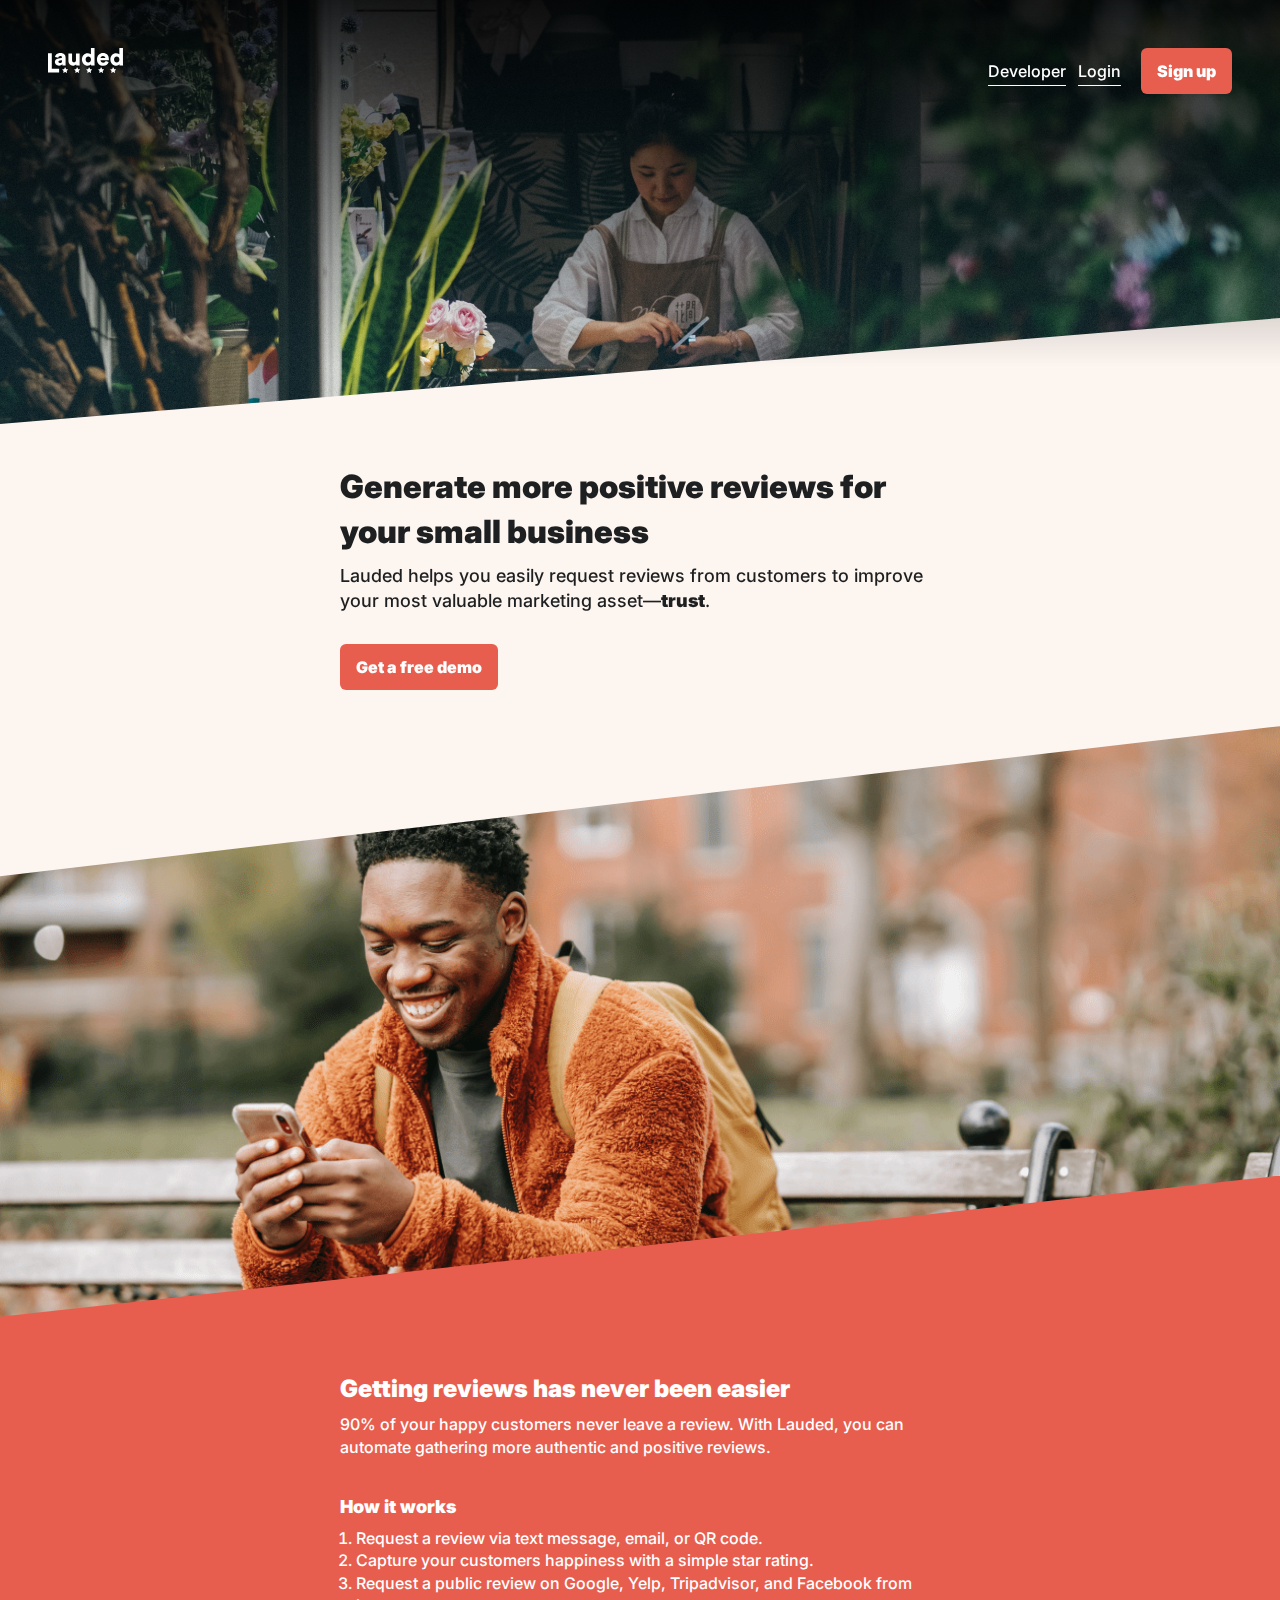
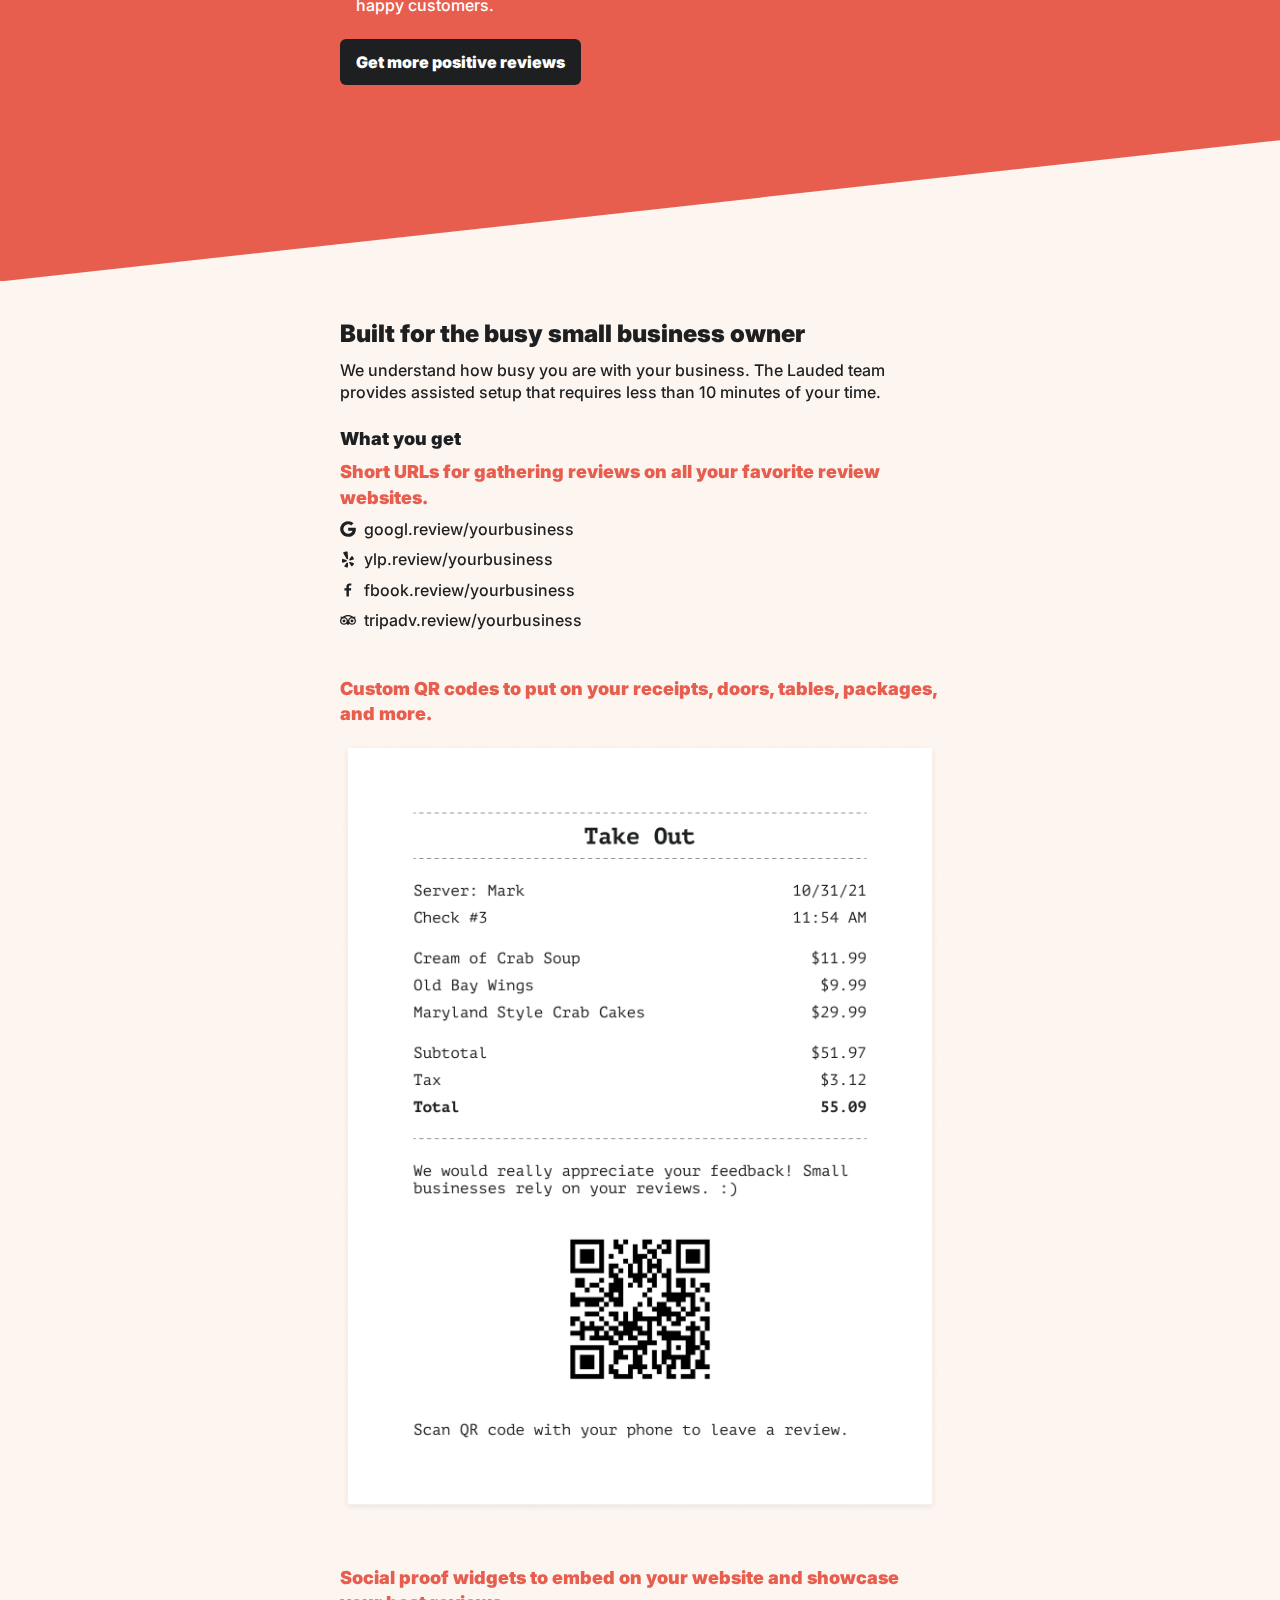
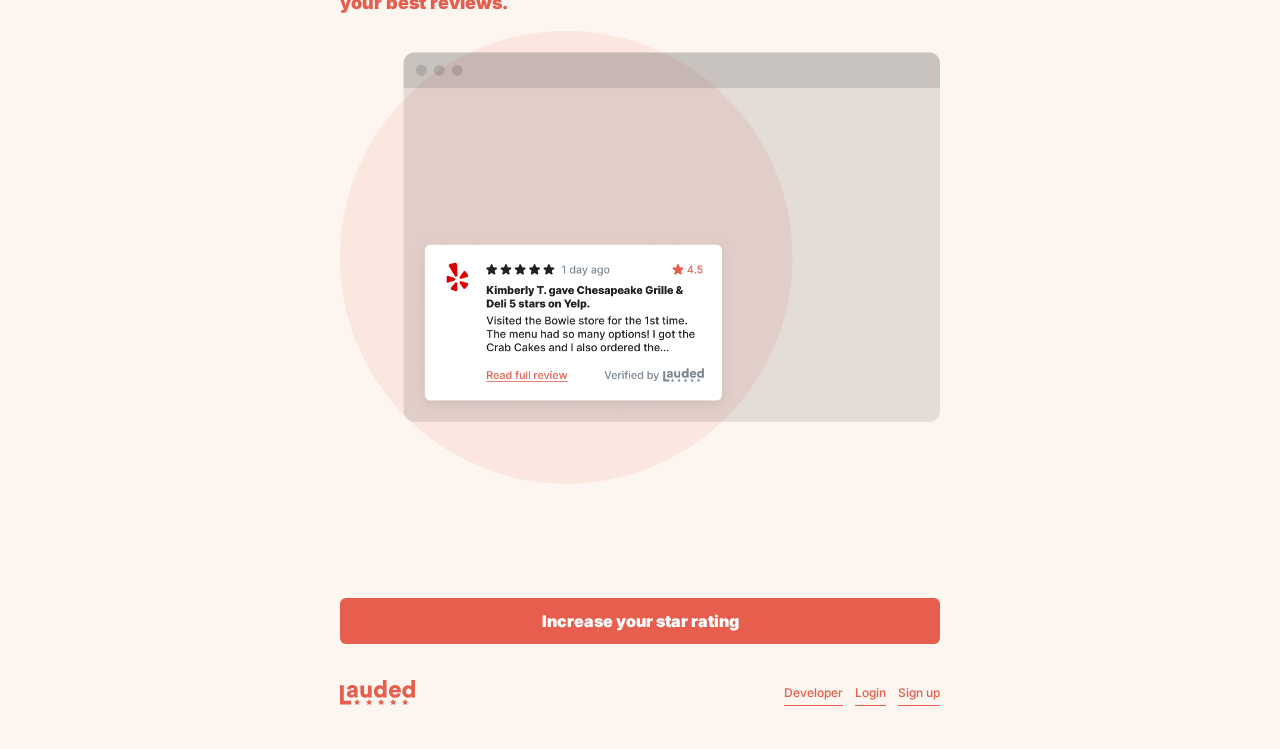
<file: index.html>
<!DOCTYPE html>
<html>

<head>
    <meta http-equiv="X-UA-Compatible" content="IE=edge,chrome=1">
    <meta name="viewport" content="width=device-width, initial-scale=1, shrink-to-fit=no">
    <link rel="stylesheet" href="styles/styles.css">
    <link href="https://fonts.googleapis.com/css?family=Inter:500,900&display=swap" rel="stylesheet">
    <script src="https://ajax.googleapis.com/ajax/libs/jquery/3.5.1/jquery.min.js"></script>
    <link rel="shortcut icon" href="images/favicon.png" type="image/x-icon">
    <title>Lauded</title>
    <!-- Google Analytics -->
</head>

<body>

    <div id="mobile-nav" class="hide">
        <div id="header">
            <a href="index.html"><img src="images/lauded-logo.svg" alt="Lauded Logo"/></a>
            <button id="close"><svg width="24" height="25" viewBox="0 0 24 25" fill="none" xmlns="http://www.w3.org/2000/svg">
                <path d="M13.0567 11.8342L12.7023 12.188L13.0567 12.5418L19.3567 18.8318L19.3579 18.833C19.4048 18.8795 19.442 18.9348 19.4673 18.9957C19.4927 19.0566 19.5058 19.122 19.5058 19.188C19.5058 19.254 19.4927 19.3194 19.4673 19.3803C19.442 19.4412 19.4048 19.4965 19.3579 19.543L19.355 19.5459C19.3085 19.5928 19.2532 19.63 19.1923 19.6553C19.1314 19.6807 19.066 19.6938 19 19.6938C18.934 19.6938 18.8686 19.6807 18.8077 19.6553C18.7468 19.63 18.6915 19.5928 18.645 19.5459L18.6438 19.5447L12.3538 13.2447L12 12.8903L11.6462 13.2447L5.35616 19.5447L5.355 19.5459C5.30852 19.5928 5.25321 19.63 5.19229 19.6553C5.13136 19.6807 5.06601 19.6938 5 19.6938C4.93399 19.6938 4.86864 19.6807 4.80771 19.6553C4.74679 19.63 4.69148 19.5928 4.645 19.5459L4.6421 19.543C4.59524 19.4965 4.55804 19.4412 4.53266 19.3803C4.50727 19.3193 4.4942 19.254 4.4942 19.188C4.4942 19.122 4.50727 19.0566 4.53266 18.9957C4.55804 18.9348 4.59524 18.8795 4.6421 18.833L4.64327 18.8318L10.9433 12.5418L11.2977 12.188L10.9433 11.8342L4.64355 5.54444C4.64352 5.5444 4.64348 5.54436 4.64344 5.54433C4.54898 5.4498 4.49591 5.32163 4.49591 5.18799C4.49591 5.0543 4.54902 4.92608 4.64355 4.83154C4.73809 4.73701 4.86631 4.6839 5 4.6839C5.13364 4.6839 5.26181 4.73697 5.35634 4.83143C5.35637 4.83147 5.35641 4.83151 5.35645 4.83154L11.6462 11.1313L12 11.4857L12.3538 11.1313L18.6436 4.83154C18.7381 4.73701 18.8663 4.6839 19 4.6839C19.1337 4.6839 19.2619 4.73701 19.3564 4.83154C19.451 4.92608 19.5041 5.0543 19.5041 5.18799C19.5041 5.32168 19.451 5.4499 19.3564 5.54444L13.0567 11.8342Z" fill="black" stroke="white"/>
            </svg></button>
        </div>
        <nav>
                <!-- <a class="link" href="pricing.html">Pricing</a> -->
                <a class="link" href="https://docs.lauded.io/">Developer</a>
                <a class="link" href="login.html">Login</a>
                <a class="button" href="https://airtable.com/shr0k71XWz8t7yUEP">Sign up</a>
        </nav>
    </div>

    <div id="header">
        <img class="photo" src="images/flower-shop.jpg" alt="Photograph of person in flower shop preparing an arrangement of flowers.">
        <div id="gradient"></div>
        <section>
            <a href="index.html"><img src="images/lauded-logo.svg" alt="Lauded Logo"/></a>
            <nav>
                <!-- <a class="link" href="pricing.html">Pricing</a> -->
                <a class="link" href="https://docs.lauded.io/">Developer</a>
                <a class="link" href="login.html">Login</a>
                <a class="button" href="https://airtable.com/shr0k71XWz8t7yUEP">Sign up</a>
            </nav>
            <button id="menu"><svg width="24" height="25" viewBox="0 0 24 25" fill="none" xmlns="http://www.w3.org/2000/svg">
                <path d="M3 18.188H21" stroke="white" stroke-width="2" stroke-linecap="round" stroke-linejoin="round"/>
                <path d="M3 12.188H21" stroke="white" stroke-width="2" stroke-linecap="round" stroke-linejoin="round"/>
                <path d="M3 6.18799H21" stroke="white" stroke-width="2" stroke-linecap="round" stroke-linejoin="round"/>
            </svg></button>
        </section>
    </div>

    <div class="body">
        <div class="content">
            <h1>Generate more positive reviews for your small business</h1>
            <h3>Lauded helps you easily request reviews from customers to improve your most valuable marketing asset—<b>trust</b>.</h3>
            <br>
            <a class="button" href="https://airtable.com/shr0k71XWz8t7yUEP">Get a free demo</a>
        </div>
    </div>

    <img class="inline-photo" src="images/person-smile.png" alt="Photograph of person on a bench smiling while looking at their phone.">
    <div class="color-section">
        <div class="content">
            <h2>Getting reviews has never been easier</h2>
            <h4>90% of your happy customers never leave a review. With Lauded, you can automate gathering more authentic and positive reviews.</h4>
        </div>
        <div class="content">
            <h3>How it works</h3>
            <ol>
                <li>Request a review via text message, email, or QR code. </li>
                <li>Capture your customers happiness with a simple star rating. </li>
                <li>Request a public review on Google, Yelp, Tripadvisor, and Facebook from happy customers. </li>
            </ol>
            <br>
            <a class="button" href="https://airtable.com/shr0k71XWz8t7yUEP">Get more positive reviews</a>
        </div>
    </div>

    <div class="body">
        <div class="content">
            <h2>Built for the busy small business owner</h2>
            <h4>We understand how busy you are with your business. The Lauded team provides assisted setup that requires less than 10 minutes of your time.</h4>
            <br>
            <h3><b>What you get</b></h3>
            <h4><b>Short URLs for gathering reviews on all your favorite review websites.</b></h4>
            <div class="social"><img src="images/google.svg" alt="Google logo"/><h4>googl.review/yourbusiness</h4></div>
            <div class="social"><img src="images/yelp.svg" alt="Yelp logo"/><h4>ylp.review/yourbusiness</h4></div>
            <div class="social"><img src="images/facebook.svg" alt="Facebook logo"/><h4>fbook.review/yourbusiness</h4></div>
            <div class="social"><img src="images/tripadvisor.svg" alt="Tripadvisor logo"/><h4>tripadv.review/yourbusiness</h4></div>
            <br><br>
            <h4><b>Custom QR codes to put on your receipts, doors, tables, packages, and more.</b></h4>
            <img class="sample" src="images/receipt.png" alt="Sticker with a QR code and business logo on it."/>
            <br><br><br>
            <h4><b>Social proof widgets to embed on your website and showcase your best reviews.</b></h4>
            <img class="sample" src="images/widget-desktop.png" alt="Sticker with a QR code and business logo on it."/>
            <br><br><br>
            <a style="width:100%;" class="button" href="https://airtable.com/shr0k71XWz8t7yUEP">Increase your star rating</a>
        </div>
    </div>

    <div class="body" id="footer">
        <div class="content">
            <a href="index.html"><img src="images/lauded-logo-brand.svg" alt="Lauded Logo"/></a>
            <nav>
                    <!-- <a class="link" href="/">Privacy Policy</a>
                    <a class="link" href="pricing.html">Pricing</a> -->
                    <a class="link" href="https://docs.lauded.io/">Developer</a>
                    <a class="link" href="login.html">Login</a>
                    <a class="link" href="https://airtable.com/shr0k71XWz8t7yUEP">Sign up</a>
            </nav>
        </div>
    </div>

</body>

<script type="text/javascript">
    $("#close").click(function() {
        $("#mobile-nav").removeClass("show");
        $("#mobile-nav").addClass("hide");
    });
    $("#menu").click(function() {
        $("#mobile-nav").removeClass("hide");
        $("#mobile-nav").addClass("show");
    });
</script>

</html>
</file>
<file: styles/styles.css>
*{margin:0;padding:0;box-sizing:border-box;-webkit-font-smoothing:antialiased;text-rendering:optimizeLegibility;font-family:"Inter",-apple-system,BlinkMacSystemFont,Segoe UI,Helvetica,Arial,sans-serif,Apple Color Emoji,Segoe UI Emoji,Segoe UI Symbol;color:#1d1f21;font-size:16px;line-height:1.4;font-weight:500}body{background-color:#fdf5f0}.hide{display:none}.show{display:block}a{text-underline-offset:8px;transition:all .25s ease}a:hover{opacity:.75}button{background:none;outline:none;border:none}.button{padding:12px 16px;background:#e75e4f;color:#fff;font-weight:900;border-radius:6px;display:inline-block;text-decoration:none;text-align:center}@media screen and (max-width: 600px){.link,.button{display:grid}}#mobile-nav{width:100%;height:100vh;background:#1d1f21;position:fixed;z-index:1;padding:48px}#mobile-nav #header{display:flex;justify-content:space-between}#mobile-nav nav{width:100%;height:auto;margin-top:24px}#mobile-nav nav a{color:#fff;margin-top:32px;text-align:center}#mobile-nav svg{cursor:pointer;transition:all .25s ease}#mobile-nav svg:hover{opacity:.75}@media screen and (min-width: 600px){#mobile-nav{display:none}}#header .photo{width:100%;height:424px;object-fit:cover;clip-path:polygon(0 0, 100% 0, 100% 75%, 0 100%)}@media screen and (max-width: 600px){#header .photo{height:304px}}#header #gradient{width:100%;height:424px;background:linear-gradient(180deg, #1D1F21 0%, rgba(255, 255, 255, 0) 86.46%);mix-blend-mode:multiply;position:absolute;top:0}@media screen and (max-width: 600px){#header #gradient{height:304px}}#header section{width:100%;height:auto;padding:48px;display:flex;justify-content:space-between;position:absolute;top:0}#header section .link{color:#fff;margin-left:8px}@media screen and (max-width: 600px){#header section .link{display:none}}#header section .button{color:#fff;margin-left:16px}@media screen and (max-width: 600px){#header section .button{display:none}}#header section img{width:auto;height:auto}#header section button{cursor:pointer;transition:all .25s ease}#header section button:hover{opacity:.75}@media screen and (min-width: 600px){#header section button{display:none}}.body{padding:0 48px}.content{width:100%;max-width:600px;height:auto;margin:36px auto}h1{font-size:32px;font-weight:900;margin-bottom:8px}h2{font-size:24px;font-weight:900;margin-bottom:8px}h3{font-size:18px;margin-bottom:8px}h3 b{font-weight:900;font-size:18px}h4 b{font-weight:900;font-size:18px;color:#e75e4f}.inline-photo{width:100%;height:600px;object-fit:cover;clip-path:polygon(0 25%, 100% 0, 100% 75%, 0 100%)}@media screen and (max-width: 600px){.inline-photo{height:376px}}.color-section{width:100%;height:auto;background-image:linear-gradient(#e75e4f, #e75e4f);padding:160px 48px;margin-top:-156px;color:#fff;clip-path:polygon(0 20%, 100% 0, 100% 80%, 0 100%)}@media screen and (max-width: 600px){.color-section{clip-path:polygon(0 15%, 100% 0, 100% 85%, 0 100%)}}.color-section h2,.color-section h3,.color-section h4,.color-section li{color:#fff}.color-section h3{font-weight:900}.color-section li{margin-left:16px}.color-section .button{background:#1d1f21}.social{display:flex;margin-top:8px}.social img{margin-right:8px}.sample{width:100%;height:auto;margin-top:16px}#footer .content{display:flex;justify-content:space-between}#footer .link{color:#e75e4f;font-size:12px;margin-left:8px}@media screen and (max-width: 600px){#footer .link{margin-left:0;margin-bottom:12px}}.sub-page{width:100%;height:auto;padding:48px;display:flex;justify-content:space-between}.sub-page a{color:#e75e4f}label{display:grid}input{padding:12px;margin-top:4px;border-radius:6px;background:#fdf5f0;border:2px solid #b3bbc4;transition:all .25s ease;outline:none}input:hover{border-color:#7d8791}input:focus{border-color:#e75e4f;background:#fff}input ::placeholder{color:#b3bbc4;opacity:1}input :-ms-input-placeholder{color:#b3bbc4}input ::-ms-input-placeholder{color:#b3bbc4}
</file>
